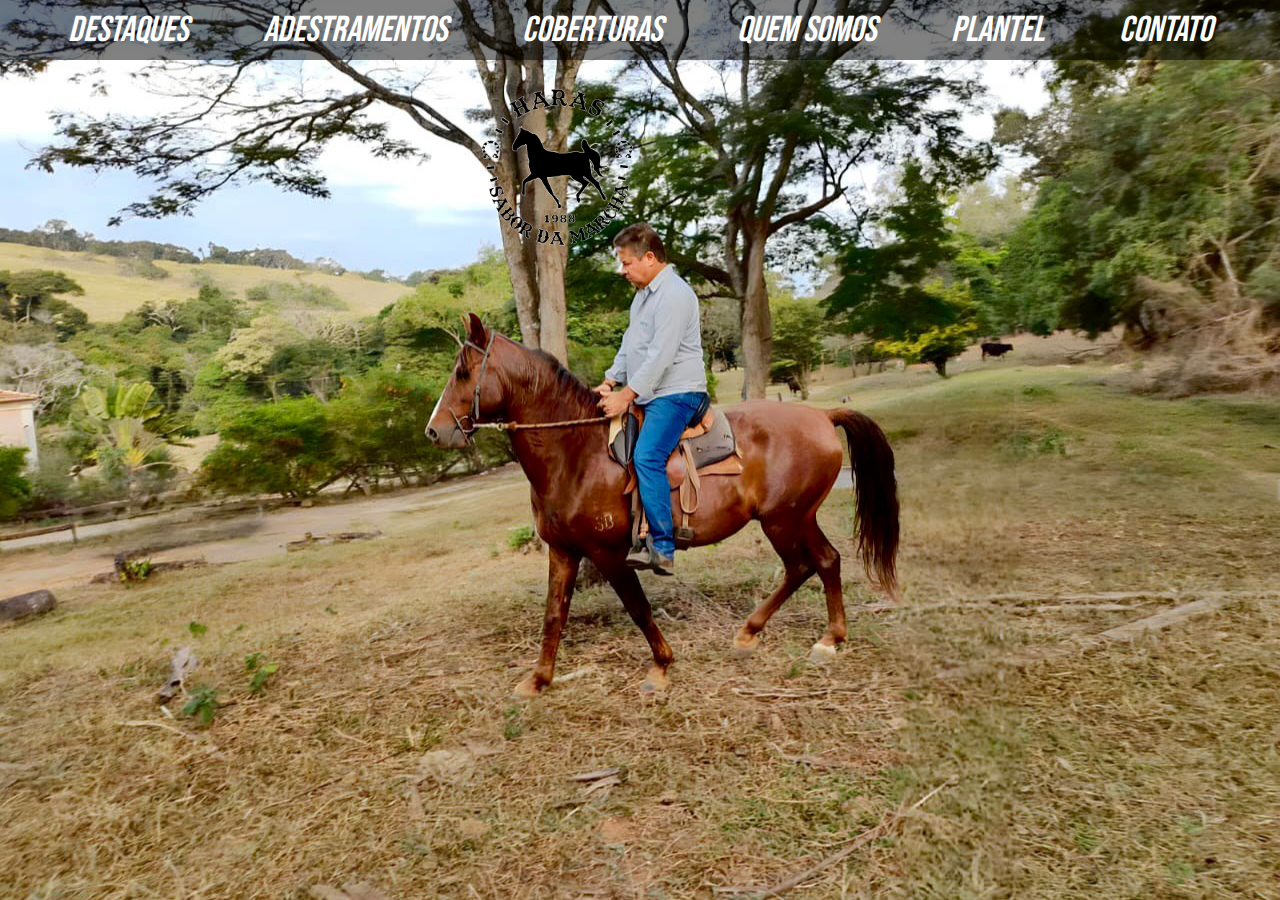
<file: index.html>
<!DOCTYPE html>
<html lang="pt-BR">

<head>
    <meta charset="UTF-8">
    <meta name="viewport" content="width=device-width, initial-scale=1.0">
    <meta name="description" content="Os melhores cavalos da região. Qualidade, integridade e procedência.">
    <title>Haras Sabor da Marcha</title>
    <link rel="stylesheet" type="text/css" href="/assets/css/stylesheet.css">
    <link href="/assets/img/favicon.png" rel="icon">
</head>
<!-- Google tag (gtag.js) -->
<script async src="https://www.googletagmanager.com/gtag/js?id=G-MNY7GBGB34"></script>
<script>
  window.dataLayer = window.dataLayer || [];
  function gtag(){dataLayer.push(arguments);}
  gtag('js', new Date());

  gtag('config', 'G-MNY7GBGB34');
</script>

<body>
    <header class="cabecalho">
        <nav class="cabecalho-menu">
            <a class="cabecalho-menu-item" href="/destaques.html">Destaques</a>
            <a class="cabecalho-menu-item" href="/adestramento.html">Adestramentos</a>
            <a class="cabecalho-menu-item" href="/coberturas.html">Coberturas</a>
            <a class="cabecalho-menu-item" href="/historia.html">Quem Somos</a>
            <a class="cabecalho-menu-item" href="/plantel.html">Plantel</a>
            <a class="cabecalho-menu-item" href="/contato.html">Contato</a>
        </nav>
    </header>

    <main>
        <img class="cabecalho-logo" src="/assets/img/Logo Preta.png" alt="Logo do Haras Sabor da Marcha">
        </div>
    </main>
    <footer class="roda-pe">
        <div class="google-analytics">G-RTG76LZMKC</div>
        <div class="redes-sociais">
            <div class="redes-sociais--bloco">
                <h1 class="social-texto">Especialista na raça Manga-larga Marchador</h1>
            </div>
        </div>
    </footer>
    <audio id="meuAudio" src="./assets/Relinchar.mp3" autoplay></audio>
</body>

</html>
</file>
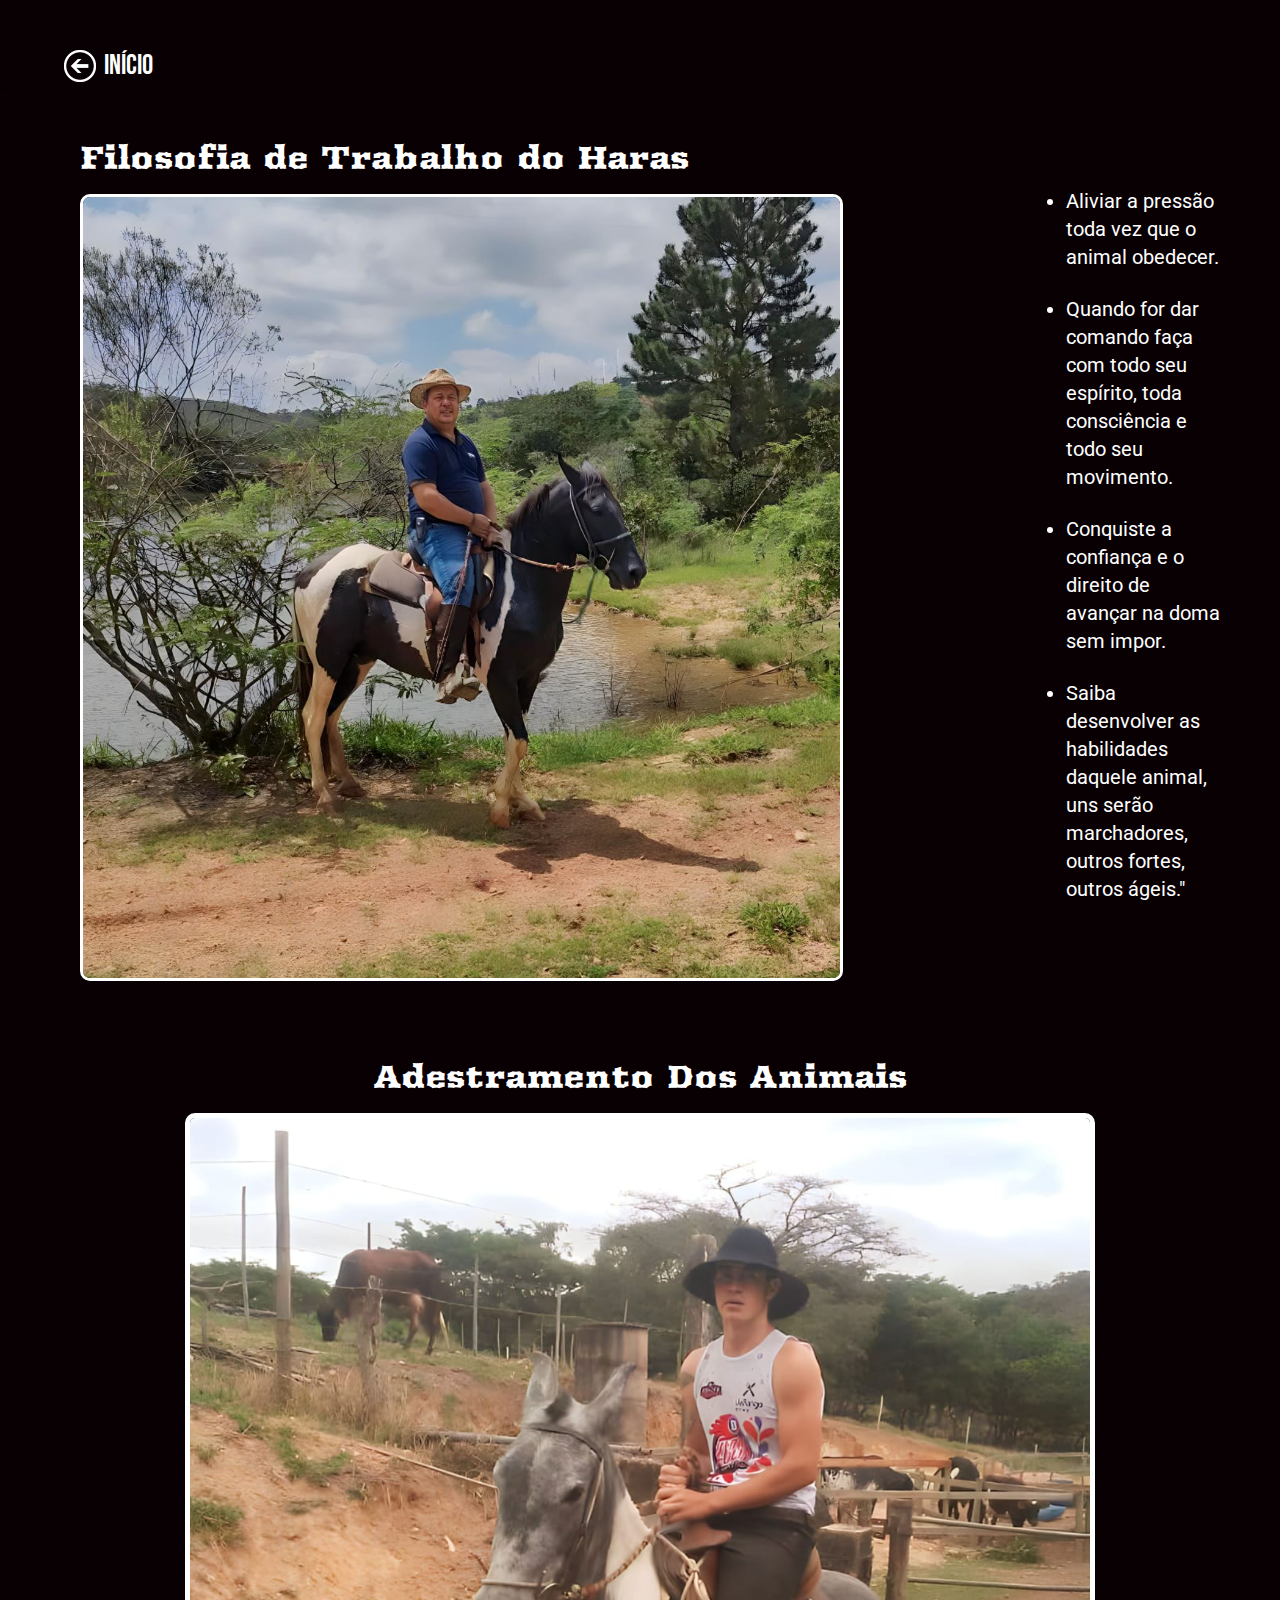
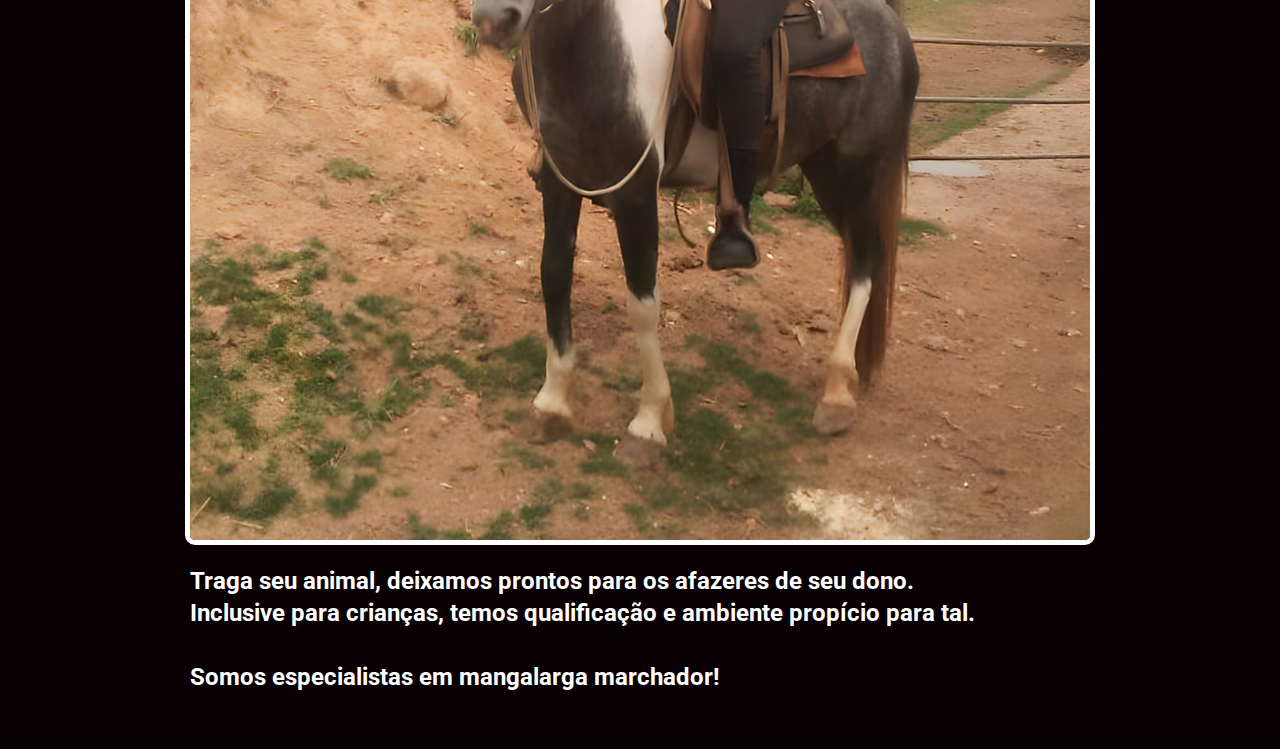
<file: adestramento.html>
<!DOCTYPE html>
<html lang="pt-br">

<head>

  <meta charset="UTF-8">
  <meta name="viewport" content="width=device-width initial-scale=1.0">
  <title>Adestramento - Haras Sabor da Marcha</title>
  <meta name=”description” content="Os melhores cavalos da região. Qualidade, integridade e procedência.">

  <link href="https://fonts.googleapis.com/css2?family=Mukta&family=Open+Sans:wght@600&display=swap" rel="stylesheet">

  <link href="assets/css/reset.css" rel="stylesheet">
  <link href="assets/css/cabecalho.css" rel="stylesheet">
  <link href="assets/css/base.css" rel="stylesheet">
  <link href="assets/css/rodape.css" rel="stylesheet">
  <link rel="stylesheet" href="assets/css/adestramento.css">
  <link href="/assets/img/favicon.png" rel="icon">
</head>
<!-- Google tag (gtag.js) -->
<script async src="https://www.googletagmanager.com/gtag/js?id=G-MNY7GBGB34"></script>
<script>
  window.dataLayer = window.dataLayer || [];
  function gtag(){dataLayer.push(arguments);}
  gtag('js', new Date());

  gtag('config', 'G-MNY7GBGB34');
</script>

<body>
  <header class="cabecalho">
    <a class="inicio__btn" href="/index.html"><img src="/assets/img/Icone_Seta_Para_Esquerda_Dourada-removebg-preview.png" alt="" class="seta__voltar">
      <h3 class="texto__voltar">Início</h3>
    </a>
  </header>

  <main>~
    <div class="adestramento__proprietario--bloco">
      <div class="bloco__foto">
        <h4 class="proprietario__titulo">Filosofia de Trabalho do Haras</h4>
        <img src="/assets/img/adestramentovalerio.jpg" alt="" class="proprietario__img">
      </div>
      <ul class="proprietario__texto">
        <li class="proprietario__texto--lista">
          <p class="proprietario__fala">Aliviar a pressão toda vez que o animal obedecer.</p>
        </li>
        <li class="proprietario__texto--lista">
          <p class="proprietario__fala">Quando for dar comando faça com todo seu espírito, toda consciência e todo seu movimento.</p>
        </li>
        <li class="proprietario__texto--lista">
          <p class="proprietario__fala">Conquiste a confiança e o direito de avançar na doma sem impor.</p>
        </li>
        <li class="proprietario__texto--lista">
          <p class="proprietario__fala">Saiba desenvolver as habilidades daquele animal, uns serão marchadores, outros fortes, outros ágeis."</p>
        </li>
      </ul>
    </div>
    <section class="adestramento">
      <h3 class="adestramento__titulo">Adestramento Dos Animais</h3>
      <div class="adestramento__main--bloco">
        <img src="/assets/img/adestramentoalex.jpg" alt="" class="adestramento__img">
        <p class="adestramento__main">Traga seu animal, deixamos prontos para os afazeres de seu dono.<br>Inclusive para crianças, temos qualificação e ambiente propício para tal.<br> <br>Somos especialistas em mangalarga marchador!</p>
      </div>
      <div class="google-analytics">G-RTG76LZMKC</div>
    </section>
  </main>

</body>

</html>
</file>
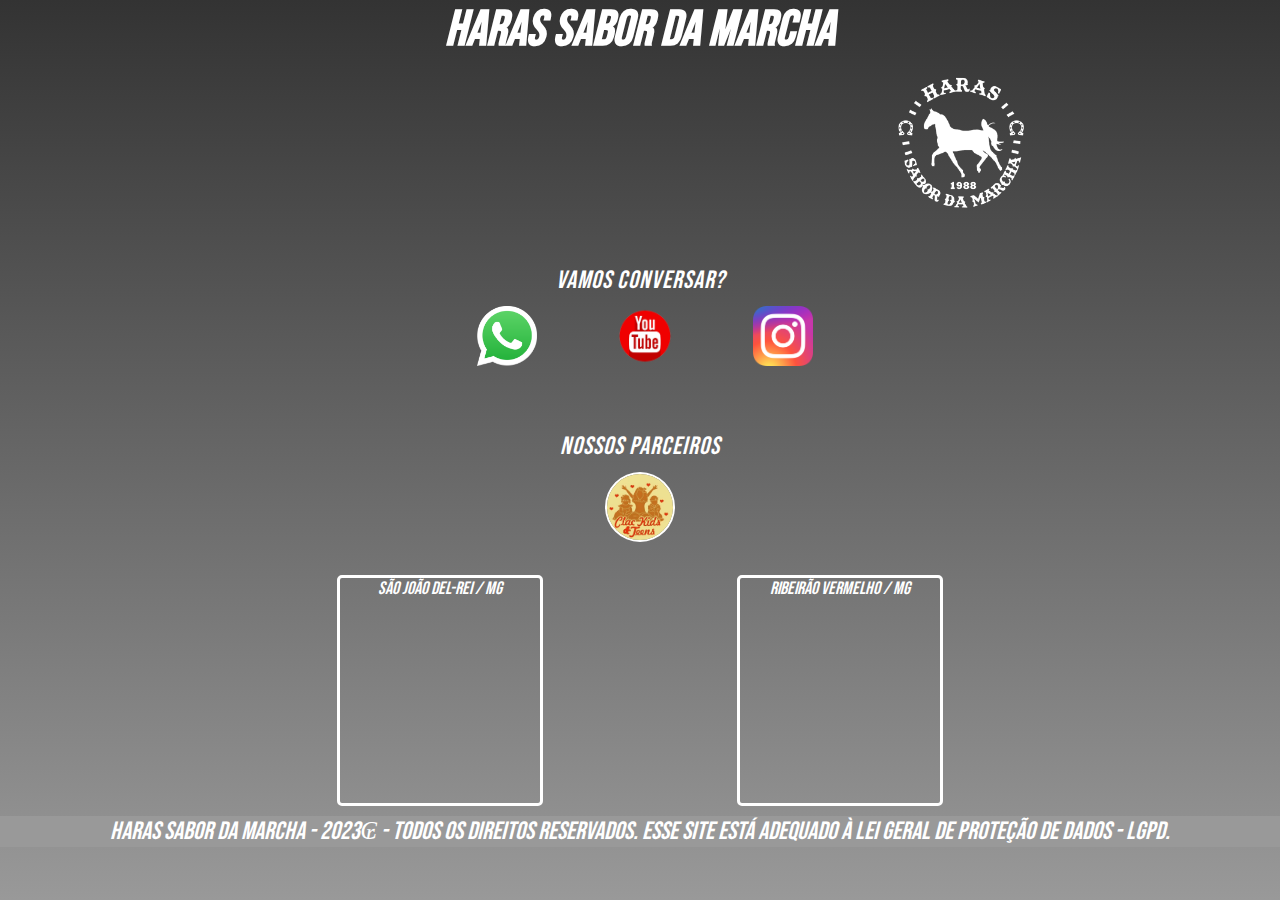
<file: contato.html>
﻿<!DOCTYPE html>
<html>
  <head>
    <meta charset="UTF-8" />
    <meta name="viewport" content="width=device-width, initial-scale=1" />
    <title>Contato - Haras Sabor da Marcha</title>
    <link rel="stylesheet" type="text/css" href="./assets/css/contato.css" />
    <link href="/assets/img/favicon.png" rel="icon">
    </head>
    <!-- Google tag (gtag.js) -->
<script async src="https://www.googletagmanager.com/gtag/js?id=G-MNY7GBGB34"></script>
<script>
  window.dataLayer = window.dataLayer || [];
  function gtag(){dataLayer.push(arguments);}
  gtag('js', new Date());

  gtag('config', 'G-MNY7GBGB34');
</script>
  <body>
    <header>
      <h1>Haras Sabor da Marcha</h1>
      <div class="container"><img class="cabecalho-logo" src="./assets/img contato/Logo Preta.png" alt="Logo do Haras Sabor da Marcha"></div>
    </header>
    <main>
      <section>
        <div><p1 class="p1">Vamos conversar?</p1></div>
        <div class="link">
          <li><a href="https://api.whatsapp.com/send?phone=5532999253372"> <img src="/assets/img contato/whatsapp-logo-1.png" weight = 100px height="60px" alt="WhatsApp"></a></li>
          <li><a href="https://www.youtube.com/@harassabordamarcha4108"> <img src="/assets/img contato/youtubepng.png" weight = 100px height="60px" alt="YouTube"></a></li>
          <li><a href="https://instagram.com/harassabordamarcha?igshid=OTJhZDVkZWE="> <img src="/assets/img contato/instagram-icone-icon-1.png" weight = 100px height="60px" alt="Instagram"></a></li>
        </div>
        <p2 class="p2">Nossos Parceiros</p2>
        <div class="parceiro">
          <li><a href="https://www.clackidsteens.com.br"> <img class="imgpar" src="./assets/img contato/Clac Kids & Teens - Logo.jpg" weight = 110px height="70px" alt="Clac Kids & Teens - Logo"></a></li>
        </div>
      </section>
      <br>
      <section class="corpo">
        <div class="localsj">
          <div><p4 class="p4">São João del-Rei / MG</p4></div>
        <iframe 
        src="https://www.google.com/maps/embed?pb=!1m17!1m12!1m3!1d946.2242710639056!2d-44.29476026788774!3d-21.15328139900765!2m3!1f0!2f0!3f0!3m2!1i1024!2i768!4f13.1!3m2!1m1!2zMjHCsDA4JzU2LjUiUyA0NMKwMTYnNDguMCJX!5e1!3m2!1spt-BR!2sbr!4v1680649879389!5m2!1spt-BR!2sbr"
        width="200"
        height="200"
        style="border: 0"
        allowfullscreen=""
        loading="lazy"
        ></iframe>
        </div>

        <div class="localsj">
          <div><p5 class="p5">Ribeirão Vermelho / MG</p5></div>
        <iframe
          src="https://www.google.com/maps/embed?pb=!1m17!1m12!1m3!1d3183.19581385714!2d-45.069785385442756!3d-21.15255668294556!2m3!1f0!2f0!3f0!3m2!1i1024!2i768!4f13.1!3m2!1m1!2zMjHCsDA5JzA5LjIiUyA0NcKwMDQnMDMuNCJX!5e1!3m2!1spt-BR!2sbr!4v1680001884137!5m2!1spt-BR!2sbr"
          width="200"
          height="200"
          style="border: 0"
          allowfullscreen=""
          loading="lazy"
        ></iframe>
      </div>
      </section>
    </main>
  </body>
    <footer>
      <div class="google-analytics">G-RTG76LZMKC</div>
      <p3>Haras Sabor da Marcha - 2023₢ - Todos os direitos reservados.       Esse site está adequado à Lei Geral de Proteção de Dados - LGPD. </p3>
    </footer>

</html>
</file>
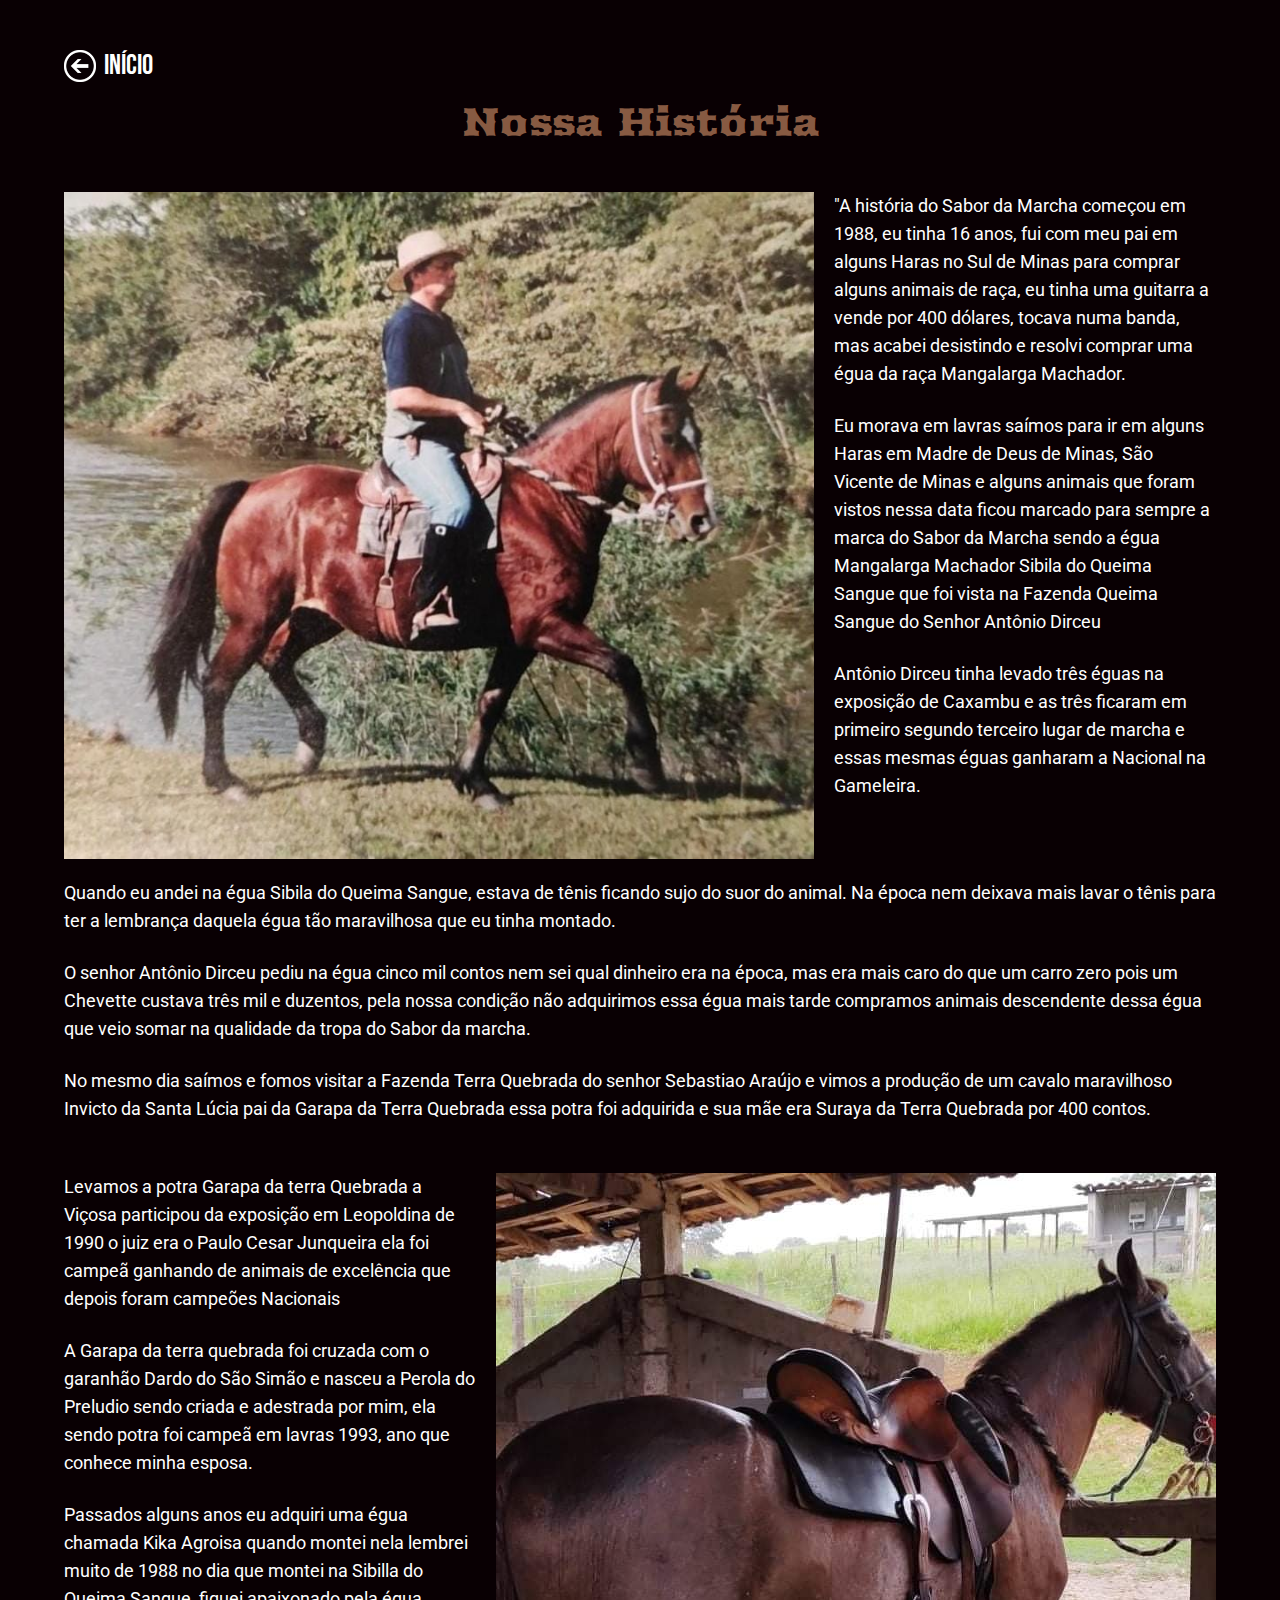
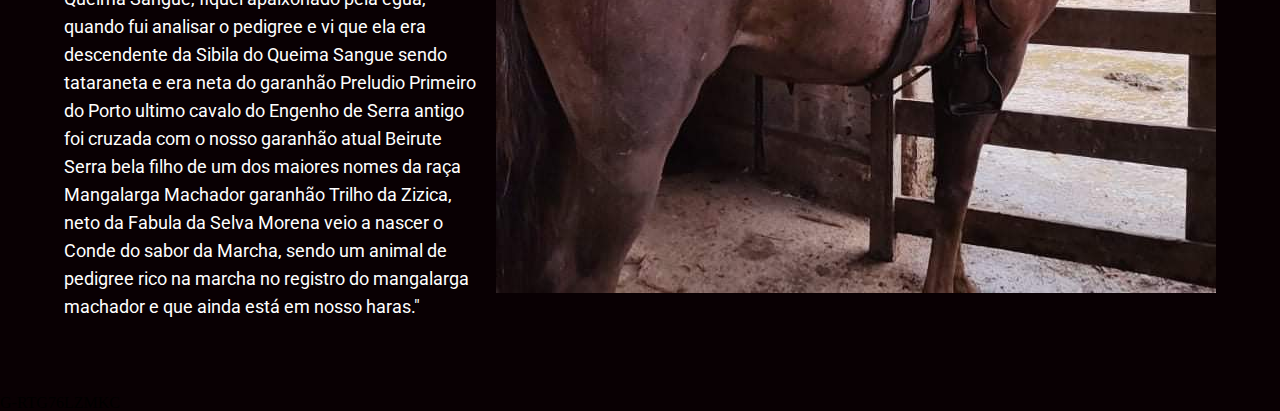
<file: historia.html>
<!DOCTYPE html>
<html lang="pt-br">

<head>

  <meta charset="UTF-8">
  <meta name="viewport" content="width=device-width initial-scale=1.0">
  <title>Nossa História - Haras Sabor da Marcha</title>
  <meta name=”description” content="Os melhores cavalos da região. Qualidade, integridade e procedência.">

  <link href="https://fonts.googleapis.com/css2?family=Mukta&family=Open+Sans:wght@600&display=swap" rel="stylesheet">

  <link href="assets/css/reset.css" rel="stylesheet">
  <link href="assets/css/cabecalho.css" rel="stylesheet">
  <link href="assets/css/base.css" rel="stylesheet">
  <link href="assets/css/rodape.css" rel="stylesheet">
  <link rel="stylesheet" href="assets/css/historia.css">
  <link href="/assets/img/favicon.png" rel="icon">
</head>
<!-- Google tag (gtag.js) -->
<script async src="https://www.googletagmanager.com/gtag/js?id=G-MNY7GBGB34"></script>
<script>
  window.dataLayer = window.dataLayer || [];
  function gtag(){dataLayer.push(arguments);}
  gtag('js', new Date());

  gtag('config', 'G-MNY7GBGB34');
</script>

<body>
  <header class="cabecalho">
    <a class="inicio__btn" href="/index.html"><img src="/assets/img/Icone_Seta_Para_Esquerda_Dourada-removebg-preview.png" alt="" class="seta__voltar">
      <h3 class="texto__voltar">Início</h3>
    </a>
  </header>

  <main>
    <section class="historia">
      <h3 class="titulo__historia">Nossa História</h3>
      <div class="historia__bloco">
        <img src="/assets/img/historia1.jpeg" alt="" class="historia__img">
        <div class="textos__bloco">
          <p class="texto__historia">"A história do Sabor da Marcha começou em 1988, eu tinha 16 anos, fui com meu pai em alguns Haras no Sul de Minas para comprar alguns animais de raça, eu tinha uma guitarra a vende por 400 dólares, tocava numa banda, mas acabei desistindo e resolvi comprar uma égua da raça Mangalarga Machador.
          </p>
          <p class="texto__historia">Eu morava em lavras saímos para ir em alguns Haras em Madre de Deus de Minas, São Vicente de Minas e alguns animais que foram vistos nessa data ficou marcado para sempre a marca do Sabor da Marcha sendo a égua Mangalarga Machador Sibila do Queima Sangue que foi vista na Fazenda Queima Sangue do Senhor Antônio Dirceu
          </p>
          <p class="texto__historia">Antônio Dirceu tinha levado três éguas na exposição de Caxambu e as três ficaram em primeiro segundo terceiro lugar de marcha e essas mesmas éguas ganharam a Nacional na Gameleira.
          </p>
        </div>

      </div>
      <div class="texto__bloco--mid"></div>
      <p class="texto__historia--mid">Quando eu andei na égua Sibila do Queima Sangue, estava de tênis ficando sujo do suor do animal. Na época nem deixava mais lavar o tênis para ter a lembrança daquela égua tão maravilhosa que eu tinha montado.
      </p>
      <p class="texto__historia--mid">O senhor Antônio Dirceu pediu na égua cinco mil contos nem sei qual dinheiro era na época, mas era mais caro do que um carro zero pois um Chevette custava três mil e duzentos, pela nossa condição não adquirimos essa égua mais tarde compramos animais descendente dessa égua que veio somar na qualidade da tropa do Sabor da marcha.
      </p>
      <p class="texto__historia--mid">No mesmo dia saímos e fomos visitar a Fazenda Terra Quebrada do senhor Sebastiao Araújo e vimos a produção de um cavalo maravilhoso Invicto da Santa Lúcia pai da Garapa da Terra Quebrada essa potra foi adquirida e sua mãe era Suraya da Terra Quebrada por 400 contos.
      </p>
      <div class="historia__bloco">
        <div class="textos__bloco--extra">
          <p class="texto__historia--extra">Levamos a potra Garapa da terra Quebrada a Viçosa participou da exposição em Leopoldina de 1990 o juiz era o Paulo Cesar Junqueira ela foi campeã ganhando de animais de excelência que depois foram campeões Nacionais
          </p>
          <p class="texto__historia--extra">A Garapa da terra quebrada foi cruzada com o garanhão Dardo do São Simão e nasceu a Perola do Preludio sendo criada e adestrada por mim, ela sendo potra foi campeã em lavras 1993, ano que conhece minha esposa.
          </p>
          <p class="texto__historia--extra">Passados alguns anos eu adquiri uma égua chamada Kika Agroisa quando montei nela lembrei muito de 1988 no dia que montei na Sibilla do Queima Sangue, fiquei apaixonado pela égua, quando fui analisar o pedigree e vi que ela era descendente da Sibila do Queima Sangue sendo tataraneta e era neta do garanhão Preludio Primeiro do Porto ultimo cavalo do Engenho de Serra antigo foi cruzada com o nosso garanhão atual Beirute Serra bela filho de um dos maiores nomes da raça Mangalarga Machador garanhão Trilho da Zizica, neto da Fabula da Selva Morena veio a nascer o Conde do sabor da Marcha, sendo um animal de pedigree rico na marcha no registro do mangalarga machador e que ainda está em nosso haras."
          </p>
        </div>
        <img src="/assets/img/historia2.jpeg" alt="" class="historia__img">
      </div>
    </section>
  </main>
  <div class="google-analytics">G-RTG76LZMKC</div>

</body>

</html>
</file>
<file: assets/css/stylesheet.css>
@import url("https://fonts.googleapis.com/css2?family=Bebas+Neue&display=swap");

* {
  margin: 0;
  padding: 0;
  box-sizing: border-box;
  text-decoration: none;
  animation-name: aparecer;
  animation-duration: 3s; /* Duração da animação */
  animation-fill-mode: forwards;
  background-repeat: no-repeat;
  background-size: cover;
  background-position: center;
}

body {
  min-height: 100vh;
  font-size: 100%;
  background-image: url(/assets/img/IMG-20230327-WA0061.jpg);
  animation-name: aparecer;
  animation-duration: 3s; /* Duração da animação */
  animation-fill-mode: forwards;
  background-repeat: no-repeat;
  background-size: cover;
  background-position: center;
}

.cabecalho {
  display: flex;
  flex-direction: row;
  align-items: center;
  justify-content: space-around;
  padding: 30px;
  font-size: 25px;
  background-color: rgba(2, 204, 255, 0.493);
  height: 70px;
}

.cabecalho-menu {
  display: flex;
  height: 50px;
  font-size: 36px;
  width: 90%;
  justify-content: space-around;
}

.cabecalho-logo {
  height: 7px;
  margin-top: 10px;
}

.cabecalho-menu-item {
  font-family: "Bebas Neue", cursive;
  color: white;
  font-weight: 400;
  font-style: italic;
  animation-name: aparecer;
  animation-duration: 3s; /* Duração da animação */
  animation-fill-mode: forwards;
}

.conteudo-frases {
  position: fixed;
  bottom: 75px;
  width: 100%;
  padding: 0 80% 0 80%;
  display: flex;
  flex-direction: row;
  align-items: center;
  justify-content: space-around;
  font-size: 23px;
  font-family: fantasy;
}

.conteudo-frases-item {
  color: black;
  text-shadow: 0 0 2px white;
  font-family: "Bebas Neue", cursive;
}

.roda-pe {
  position: fixed;
  bottom: 0px;
  background-color: rgba(0, 0, 0, 0.5);
  width: 100%;
  padding: 25px;
  opacity: -1;
}

.redes-sociais {
  display: flex;
  flex-direction: row;
  align-items: center;
  justify-content: center;
  height: 50px;
}

.redes-sociais--bloco {
  display: flex;
  justify-content: center;
  align-items: center;
}

.icone {
  height: 40px;
  margin-right: 10px;
}

.icone-mail {
  height: 40px;
  margin-right: -15px;
}

.social-texto {
  font-family: "Montsserat", cursive;
  font-size: 36px;
  color: #ffffff;
  letter-spacing: 3px;
  animation-name: aparecer;
  animation-duration: 3s; /* Duração da animação */
  animation-fill-mode: forwards;
}

.google-analytics {
  display: none;
  font-size: 3px;
}


@media screen and (max-width: 465px) {
  .cabecalho {
    display: flex;
    flex-direction: row;
    align-items: center;
    justify-content: space-around;
    flex-wrap: wrap;
    padding: 0px;
    background-color: rgba(0, 0, 0, 0.504);
    height: 50px;
  }

  .cabecalho-menu {
    display: flex;
    flex-direction: row;
    height: 8px;
    font-size: 0.9rem;
    width: 100%;
    justify-content: space-around;
  }

  .cabecalho-logo {
    height: 70px;
    margin-left: 0px;
    margin-top: 81px;
  }

  .body {
    min-height: 100vh;
  }

  .social-texto {
    font-family: "Bebas Neue", cursive;
    font-size: 14px;
    align-items: center;
    text-align: center;
    width: 100%;
    margin-left: 0;
    color: #ffffff;
    letter-spacing: 3px;
    font-style: italic;
    animation-name: aparecer;
    animation-duration: 3s; /* Duração da animação */
    animation-fill-mode: forwards;
  }

  .roda-pe {
    background-color: rgba(0, 0, 0, 0.504);
    width: 100%;
    padding: 0;
    opacity: 1;
  }

  .google-analytics {
    display: none;
    font-size: 3px;
  }
}

@media screen and (min-width: 758px) {
  .cabecalho {
    display: flex;
    flex-direction: row;
    align-items: center;
    justify-content: space-around;
    flex-wrap: wrap;
    padding: 0px;
    font-size: 25px;
    background-color: rgba(0, 0, 0, 0.505);
    height: 50px;
  }

  .cabecalho-menu {
    display: flex;
    flex-direction: row;
    margin-top: 7px;
    height: 50px;
    font-size: 1.5rem;
    width: 100%;
    justify-content: space-around;
  }

  .cabecalho-logo {
    height: 180px;
    margin-left: 300px;
    margin-top: 750px;
  }

  .conteudo-frases {
    position: fixed;
    bottom: 75px;
    width: 100%;
    padding: 0 10% 0 10%;
    display: flex;
    flex-direction: row;
    align-items: center;
    justify-content: space-around;
    font-size: 23px;
    font-family: fantasy;
  }

  .redes-sociais {
    display: flex;
    flex-direction: row;
    align-items: center;
    justify-content: center;
    height: 20px;
  }

  .redes-sociais--bloco {
    display: flex;
    flex-direction: column;
    justify-content: center;
    align-items: flex-start;
    margin-left: 20px;
  }

  .icone {
    height: 35px;
    margin-right: 4px;
    margin-bottom: 4px;
  }

  .icone-mail {
    height: 35px;
    margin-right: -15px;
    margin-left: -15px;
    margin-bottom: 4px;
  }

  .social-texto {
    font-family: Georgia, "Times New Roman", Times, serif;
    font-size: 21px;
    margin-top: 5px;
    color: #ffffff;
    letter-spacing: 3px;
    justify-content: center;
    animation-name: aparecer;
    animation-duration: 3s; /* Duração da animação */
    animation-fill-mode: forwards;
  }

  .google-analytics {
    display: none;
    font-size: 3px;
  }
}

@media screen and (min-width: 992px) {
  .cabecalho {
    display: flex;
    flex-direction: row;
    align-items: center;
    justify-content: space-around;
    flex-wrap: nowrap;
    padding: 30px;
    font-size: 25px;
    background-color: rgba(0, 0, 0, 0.493);
    height: 20px;
  }

  .cabecalho-menu {
    display: flex;
    height: 50px;
    font-size: 36px;
    width: 100%;
    justify-content: space-around;
  }

  .cabecalho-logo {
    height: 180px;
    position: fixed;
    top: -670px;
    margin-left: 467px;
    opacity: 1;
  }

  .conteudo-frases {
    position: fixed;
    bottom: 75px;
    width: 100%;
    padding: 0 20% 0 20%;
    display: flex;
    flex-direction: row;
    align-items: center;
    justify-content: space-around;
    font-size: 23px;
    font-family: fantasy;
  }

  .roda-pe {
    position: fixed;
    bottom: 0px;
    background-color: rgba(0, 0, 0, 0.5);
    width: 100%;
    padding: 25px;
    opacity: -1;
  }

  .social-texto {
    font-family: "Bebas Neue", cursive;
    font-size: 36px;
    font-style: italic;
    color: #ffffff;
    letter-spacing: 5px;
    display: flex;
    flex-direction: row;
    justify-content: center;
    animation-name: aparecer;
    animation-duration: 3s; /* Duração da animação */
    animation-fill-mode: forwards;
  }

  @keyframes aparecer {
    0% {
      opacity: 0.3;
    }
    100% {
      opacity: 1;
    }
  }

  .google-analytics {
    display: none;
    font-size: 3px;
  }
}
</file>
<file: assets/css/cabecalho.css>
@import url("https://fonts.googleapis.com/css2?family=Bebas+Neue&display=swap");

.inicio__btn {
  margin-top: 50px;
  display: flex;
  justify-content: flex-start;
  align-items: center;
  margin-left: 5%;
  transition: 0.3s ease-in-out;
}

.inicio__btn:hover {
  transform: scale(1.005);
}

.seta__voltar {
  height: 32px;
}

.texto__voltar {
  font-family: "Bebas Neue", cursive;
  color: #ffffff;
  font-weight: 400;
  font-size: 28px;
  line-height: 28px;
  margin-left: 8px;
}
</file>
<file: assets/css/base.css>
body {
  background-color: #090003;
}

.modal {
  position: fixed;
  top: 0px;
  left: 0px;
  padding: 0;
  display: none;
  justify-content: center;
  align-items: center;
  width: 100vw;
  height: 100vh;
  background-color: rgba(0, 0, 0, 0.989);
  z-index: 2000;
}

.modal-content {
  display: flex;
  flex-direction: column;
  background-color: #000;
  padding: 40px 40px;
  min-width: 300px;
  border-radius: 15px;
  box-shadow: 0 0px 5px 1px rgba(0, 0, 0, 0.5);
  position: relative;
}

@keyframes modal {
  from {
    opacity: 0;
    transform: translate3d(0, -60px, 0);
  }
  to {
    opacity: 1;
    transform: translate3d(0, 0, 0);
  }
}

.mostrar .modal-content {
  animation: modal 0.3s;
}

.fechar {
  position: absolute;
  font-size: 1.3rem;
  font-family: "Open Sans", sans-serif;
  top: 0px;
  right: 0px;
  width: 50px;
  height: 50px;
  border-radius: 50%;
  border: 3px solid white;
  background-color: #875a42;
  color: white;
  cursor: pointer;
  box-shadow: 0 4px 4px 0 rgba(0, 0, 0, 0.3);
}

.fechar:hover {
  background-color: #583623;
  color: #ffffff;
}

.modal.mostrar {
  display: flex;
}

.popimg {
  width: 60%;
  height: auto;
  justify-content: middle;
  align-items: center;
}

.modal-content h3 {
  font-family: "Open Sans", sans-serif;
  font-weight: bold;
  color: white;
  justify-content: middle;
  align-items: center;
}

@media screen and (min-width: 0px) {
  .modal-content h3 {
    font-size: 1.5rem;
  }
}

@media screen and (min-width: 758px) {
  .modal-content h3 {
    font-size: 2.5rem;
  }
}
</file>
<file: assets/css/rodape.css>
.rodape {
  background: #4f7874;
  padding: 20px 0 20px 0;
  display: flex;
  justify-content: space-around;
}
.informacoes {
  display: flex;
  flex-direction: column;
  align-items: center;
}

.informacoes h3 {
  font-family: "Open Sans", sans-serif;
  font-weight: bold;
  margin-bottom: 1rem;
  text-align: center;
  color: #ffffff;
}

.informacoes p {
  font-family: "Open Sans", sans-serif;
  font-weight: bold;
  text-align: center;
  color: #ffffff;
  line-height: 25px;
}

.rodape__img {
  width: 150px;
  height: 110px;
}

.barra__extra {
  display: flex;
  align-items: center;
  justify-content: center;
  height: 34px;
  background-color: #875a42;
  margin-top: 4px;
}

.info__extra {
  font-size: 16px;
  line-height: 16px;
  font-weight: 700;
  color: #ffffff;
}

@media screen and (min-width: 0px) {
  .informacoes h3 {
    font-size: 1.1rem;
  }

  .informacoes p {
    font-size: 0.65rem;
  }

  .rodape__img {
    width: 80px;
    height: 59px;
  }
}

@media screen and (min-width: 758px) {
  .informacoes h3 {
    font-size: 1.5rem;
  }

  .informacoes p {
    font-size: 1rem;
  }

  .rodape__img {
    width: 150px;
    height: 110px;
  }
}

@media screen and (min-width: 992px) {
}

@media screen and (min-width: 1200px) {
}
</file>
<file: assets/css/adestramento.css>
@import url("https://fonts.googleapis.com/css2?family=Arbutus&display=swap");
@import url("https://fonts.googleapis.com/css2?family=Roboto&display=swap");

.adestramento {
  margin: 0 5% 0 5%;
}

.adestramento__titulo {
  padding-top: 20px;
  font-family: "Arbutus", cursive;
  font-size: 2.5rem;
  color: #ffffff;
  text-align: center;
  margin-bottom: 20px;
}

.adestramento__main--bloco {
  display: flex;
  flex-direction: column;
  align-items: center;
  margin-bottom: 40px;
}

.adestramento__img {
  width: 200px;
  margin-bottom: 20px;
  border: 5px solid white;
  border-radius: 10px;
}

.adestramento__main {
  width: 900px;
  font-family: "Roboto", sans-serif;
  color: #ffffff;
  font-weight: 700;
  line-height: 2rem;
  font-size: 1.5rem;
}

.adestramento__proprietario--bloco {
  display: flex;
  margin-top: 24px;
  margin-bottom: 50px;
  align-items: center;
  justify-content: center;
}

.bloco__foto {
  display: flex;
  flex-direction: column;
}

.proprietario__titulo {
  padding-top: 20px;
  font-family: "Arbutus", cursive;
  font-size: 2rem;
  color: #ffffff;
  margin-bottom: 20px;
  margin-left: 80px;
}

.proprietario__texto {
  list-style-type: disc;
  color: #ffffff;
  font-size: 1.25rem;
  font-weight: bold;
  width: 300px;
  margin-left: 120px;
}

.proprietario__fala {
  font-family: "Roboto", sans-serif;
  color: white;
  font-weight: 400;
  line-height: 1.75rem;
  font-size: 1.25rem;
  margin-bottom: 24px;
  margin-right: 60px;
}

@media screen and (min-width: 0px) {
  .adestramento__titulo {
    font-size: 2rem;
  }

  .adestramento__img {
    width: 100%;
    border: 5px solid white;
    border-radius: 10px;
  }

  .adestramento__main {
    width: 100%;
    font-family: "Roboto", sans-serif;
    color: #ffffff;
    font-weight: 700;
    line-height: 2rem;
    font-size: 1.15rem;
  }

  .adestramento__proprietario--bloco {
    display: flex;
    flex-direction: column;
    margin-top: 24px;
    margin-bottom: 50px;
    align-items: center;
  }

  .proprietario__img {
    width: 100%;
    margin-bottom: 20px;
    border: solid white;
    border-radius: 10px;
  }

  .proprietario__texto {
    font-size: 1.25rem;
    width: 100%;
    margin-left: 5%;
  }
}

@media screen and (min-width: 758px) {
  .adestramento__img {
    width: 700px;
  }

  .adestramento__main {
    width: 700px;
    font-size: 1.7rem;

  }

  .adestramento__proprietario--bloco {
    display: flex;
    flex-direction: row;
    align-items: baseline;
    justify-content: center;
  }

  .proprietario__img {
    width: 80%;
    margin-bottom: 10px;
    margin-left: 80px;
    border: solid white;
    border-radius: 10px;
  }

  .proprietario__texto {
    list-style-type: disc;
    color: #ffffff;
    font-size: 1.25rem;
    font-weight: bold;
    width: 40%;
    margin-left: 120;
  }
}

@media screen and (min-width: 992px) {
  .adestramento__img {
    width: 900px;
    margin-bottom: 20px;
    border: 5px solid white;
    border-radius: 10px;
  }

  .adestramento__main {
    width: 900px;
    font-family: "Roboto", sans-serif;
    color: #ffffff;
    font-weight: 700;
    line-height: 2rem;
    font-size: 1.5rem;
  }

  .adestramento__proprietario--bloco {
    display: flex;
    flex-direction: row;
    align-items: center;
    justify-content: center;
  }
}

@media screen and (min-width: 1200px) {
  .adestramento__img {
    width: 900px;
    margin-bottom: 20px;
    border: 5px solid white;
    border-radius: 10px;
  }

  .adestramento__main {
    width: 900px;
    line-height: 2rem;
    font-size: 1.5rem;
  }

  .proprietario__texto {
    list-style-type: disc;
    color: #ffffff;
    font-size: 1.25rem;
    font-weight: bold;
    width: 300px;
    margin-left: 120px;
  }
}
</file>
<file: assets/css/contato.css>
@import url("https://fonts.googleapis.com/css2?family=Bebas+Neue&display=swap");

* {
  margin: 0;
  padding: 0;
  box-sizing: border-box;
}

body {
  background-image: linear-gradient(to bottom, #333, #999);
  background-repeat: no-repeat;
  background-size: cover;
  font-family: Arial, sans-serif;
  background-color: black;
  height: 100vh;
  font-size: 16px;
  color: #ffffff;
}

footer {
  text-align: center;
  background-color: #999;
  background-repeat: no-repeat;
  background-size: cover;
  text-align: center;
  margin-top: 0px;
}

main {
  text-align: center;
  background-color: rgba(0, 0, 0, 0, 0.989);
  max-width: 800px;
  margin: 0 auto;
  padding: 0;
}

h1 {
  text-align: center;
  margin-bottom: 10px;
  font-family: "Bebas Neue", cursive;
  font-size: 50px;
  font-weight: 400px;
  font-style: italic;
  letter-spacing: 3x;
}

p1 {
  text-align: center;
  margin-bottom: 5px;
  font-family: "Bebas Neue", cursive;
  font-size: 25px;
  font-style: italic;
  font-weight: 400px;
  letter-spacing: 1px;
  display: flex;
  flex-direction: row;
  align-items: center;
  justify-content: center;
  margin-top: 45px;
}

p2 {
  text-align: center;
  margin-bottom: 5px;
  font-family: "Bebas Neue", cursive;
  font-size: 25px;
  font-style: italic;
  font-weight: 400px;
  letter-spacing: 1px;
  display: flex;
  flex-direction: row;
  align-items: center;
  justify-content: center;
  margin-top: 60px;
}

p3 {
  text-align: center;
  margin-bottom: 5px;
  font-family: "Bebas Neue", cursive;
  font-size: 25px;
  font-style: italic;
  font-weight: 200px;
}

p4, p5 {
  text-align: center;
  margin-bottom: 5px;
  font-family: "Bebas Neue", cursive;
  font-size: 18px;
  letter-spacing: 2,7px;
  font-style: italic;
  font-weight: 50px;
}

.link {
  text-align: center;
  display: flex;
  flex-direction: row;
  justify-content: center;
  margin-left: 60px;
  margin-bottom: 25px;
}

ul {
  text-align: center;
  list-style: none;
  display: flex;
  flex-direction: row;
  margin-bottom: 20px;
  justify-content: center;
}

li {
  text-align: center;
  display: inline-block;
  margin-right: 50px;
}

a {
  text-align: center;
  display: flex;
  flex-direction: row;
  justify-content: center;
  padding: 5px;
  text-decoration: none;
}

a:hover {
  text-align: center;
  background-color: #555;
}

.parceiro {
  text-align: center;
  display: flex;
  flex-direction: row;
  justify-content: center;
  margin-left: 50px;
  border-radius: 50%;
  margin-bottom: 10px;
}

.imgpar {
  text-align: center;
  border-radius: 50%;
  border: 2px white solid;
}

.container img {
  align-items: center;
  display: flex;
  justify-content: center;
  text-align: center;
  height: 150px;
  width: 150px;
  margin-left: 610px;
}

.localsj {
  text-align: center;
  display: inline-block;
  border: white solid;
  border-radius: 5px;
  margin-bottom: 10px;
  margin-left: 21px;
  margin-inline: 95px;
}

.google-analytics {
  display: none;
  font-size: 3px;
}

@media screen and (max-width: 360px) {
  body {
    background-image: linear-gradient(to bottom, #333, #999);
    background-repeat: no-repeat;
    background-size: cover;
    font-family: Arial, sans-serif;
    background-color: black;
    color: #ffffff;
    width: 100%;
    height: auto 100vh;
  }

  .corpo {
    background-image: linear-gradient(to bottom, #797777, #999);
    height: auto 100vh;
    width: auto 100%;
  }

  footer {
    text-align: center;
    background-color: #999;
    text-align: center;
    margin-top: 0px;
    width:auto;
  }

  main {
    text-align: center;
    background-color: rgba(0, 0, 0, 0, 0.989);
    margin: 0;
    padding: 0;
    width:auto 100%;
    height: auto 100%;
  }

  h1 {
    text-align: center;
    margin-bottom: 10px;
    font-family: "Bebas Neue", cursive;
    font-size: 30px;
    font-weight: 400px;
    font-style: italic;
    letter-spacing: 3x;
  }

  p1,
  p2,
  p3 {
    text-align: center;
    margin-bottom: 5px;
    font-family: "Bebas Neue", cursive;
    font-size: 20px;
    font-style: italic;
    font-weight: 400px;
    letter-spacing: 1px;
    margin-top: 20px;
  }

  .link {
    text-align: center;
    display: flex;
    flex-direction: row;
    justify-content: center;
    margin-left: 20px;
    margin-bottom: 25px;
  }

  ul {
    text-align: center;
    list-style: none;
    display: flex;
    flex-direction: row;
    margin-bottom: 20px;
    justify-content: center;
  }

  li {
    text-align: center;
    display: inline-block;
    margin-right: 20px;
  }

  a {
    text-align: center;
    display: flex;
    flex-direction: row;
    justify-content: center;
    padding: 5px;
    text-decoration: none;
  }

  a:hover {
    text-align: center;
    background-color: #555;
  }

  .parceiro {
    text-align: center;
    display: flex;
    flex-direction: row;
    justify-content: center;
    margin-left: 20px;
    border-radius: 50%;
    margin-bottom: 10px;
  }

  .imgpar {
    text-align: center;
    border-radius: 50%;
    border: 2px white solid;
  }

  .container img {
    display: inline-block;
    text-align: center;
    max-width: 100%;
    margin-left: 105px;
  }

  .localsj {
    text-align: center;
    display: flex;
    justify-content: center;
    align-items: center;
    justify-content: space-around;
    margin-left: 80px;
    display: inline-block;
    border: white solid;
    border-radius: 5px;
    margin-bottom: 10px;
  }
  .google-analytics {
    display: none;
    font-size: 3px;
  }
}

@media screen and (min-width: 1000px) {
  .container img {
    display: flex;
    flex-direction: row;
    align-items: center;
    justify-content: center;
    text-align: center;
    max-width: 100%;
    margin-left: 886px;
  }
}
</file>
<file: assets/css/historia.css>
@import url("https://fonts.googleapis.com/css2?family=Arbutus&display=swap");
@import url("https://fonts.googleapis.com/css2?family=Roboto&display=swap");

.historia {
  margin-bottom: 50px;
}

.titulo__historia {
  padding-top: 20px;
  font-family: "Arbutus", cursive;
  font-size: 2.5rem;
  color: #875a42;
  text-align: center;
}

.historia__img {
  width: 750px;
}

.historia__bloco {
  margin: 50px 5% 0 5%;
  display: flex;
  align-items: flex-start;
}

.textos__bloco {
  padding-left: 20px;
  width: 50%;
}

.texto__historia {
  font-family: "Roboto", sans-serif;
  color: white;
  font-weight: 400;
  line-height: 1.75rem;
  font-size: 1.25rem;
  margin-bottom: 24px;
}

.texto__historia--mid {
  font-family: "Roboto", sans-serif;
  color: white;
  font-weight: 400;
  line-height: 1.75rem;
  font-size: 1.15rem;
  margin-bottom: 24px;
  margin: 0 5% 24px 5%;
}

.textos__bloco--extra {
  padding-right: 20px;
}

.texto__historia--extra {
  font-family: "Roboto", sans-serif;
  color: white;
  font-weight: 400;
  line-height: 1.75rem;
  font-size: 1.25rem;
  margin-bottom: 24px;
}

@media screen and (min-width: 0px) {
  .historia__bloco {
    margin: 50px 5% 0 5%;
    display: flex;
    flex-direction: column;
    align-items: center;
  }

  .historia__img {
    width: 90%;
    margin-bottom: 20px;
  }

  .textos__bloco {
    padding-left: 0px;
    width: 100%;
  }

  .texto__bloco--mid {
    width: 100%;
  }

  .textos__bloco--extra {
    margin-top: -26px;
    padding-right: 0px;
    width: 100%;
  }

  .texto__historia {
    font-size: 0.95rem;
  }

  .texto__historia--mid {
    font-family: "Roboto", sans-serif;
    color: white;
    font-weight: 400;
    line-height: 1.75rem;
    font-size: 0.95rem;
    margin-bottom: 24px;
    margin: 0 5% 24px 5%;
  }

  .texto__historia--extra {
    font-size: 0.95rem;
  }
}

@media screen and (min-width: 758px) {
  .historia__bloco {
    margin: 50px 5% 0 5%;
    display: flex;
    flex-direction: row;
    align-items: flex-start;
  }

  .historia__img {
    width: 350px;
  }

  .textos__bloco {
    margin-top: 0px;
    padding-left: 20px;
    width: 50%;
  }

  .textos__bloco--extra {
    margin-top: 0px;
    padding-right: 20px;
    width: 50%;
  }

  .texto__historia {
    font-size: 1.15rem;
  }

  .texto__historia--mid {
    font-family: "Roboto", sans-serif;
    color: white;
    font-weight: 400;
    line-height: 1.75rem;
    font-size: 1.15rem;
    margin-bottom: 24px;
    margin: 0 5% 24px 5%;
  }

  .texto__historia--extra {
    font-size: 1.15rem;
  }
}

@media screen and (min-width: 992px) {
  .historia__img {
    width: 600px;
  }

  .texto__historia {
    font-size: 1.15rem;
  }

  .texto__historia--extra {
    font-size: 1.15rem;
  }
}

@media screen and (min-width: 1200px) {
  .historia__img {
    width: 750px;
  }
}
</file>
